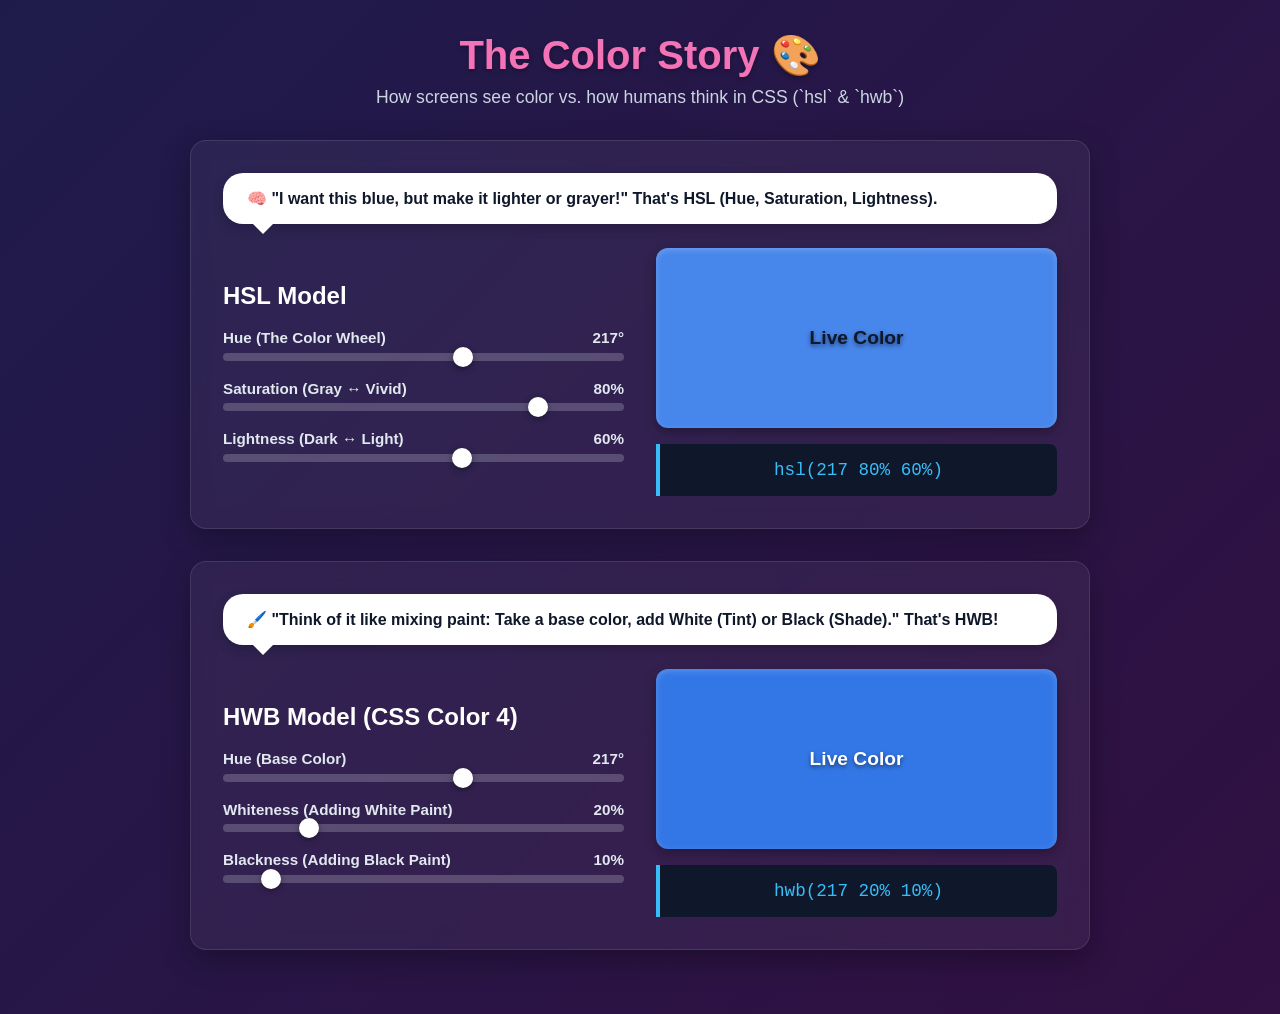
<file: HSL And HWB/Interactive.html>
<!DOCTYPE html>
<html lang="en">
<head>
    <meta charset="UTF-8">
    <meta name="viewport" content="width=device-width, initial-scale=1.0">
    <title>The Color Story: HSL & HWB in CSS</title>
    <style>
        :root {
            --hue: 217;
            --sat: 80%;
            --light: 60%;
            --white: 20%;
            --black: 10%;
        }
        * { box-sizing: border-box; margin: 0; padding: 0; font-family: 'Segoe UI', Tahoma, Geneva, Verdana, sans-serif; }
        body {
            background: linear-gradient(135deg, #1e1b4b, #311042);
            color: #fff;
            padding: 2rem;
            min-height: 100vh;
        }
        .container { max-width: 900px; margin: 0 auto; }
        header { text-align: center; margin-bottom: 2rem; }
        header h1 { font-size: 2.5rem; color: #f472b6; margin-bottom: 0.5rem; text-shadow: 0 2px 4px rgba(0,0,0,0.3); }
        header p { color: #cbd5e1; font-size: 1.1rem; }
        
        .card {
            background: rgba(255, 255, 255, 0.05);
            border: 1px solid rgba(255, 255, 255, 0.1);
            border-radius: 16px;
            padding: 2rem;
            margin-bottom: 2rem;
            backdrop-filter: blur(10px);
            box-shadow: 0 10px 30px rgba(0,0,0,0.3);
        }
        
        .grid-2 { display: grid; grid-template-columns: 1fr 1fr; gap: 2rem; align-items: center; }
        @media (max-width: 768px) { .grid-2 { grid-template-columns: 1fr; } }

        .color-preview {
            height: 180px;
            border-radius: 12px;
            display: flex;
            align-items: center;
            justify-content: center;
            font-weight: bold;
            font-size: 1.2rem;
            text-shadow: 0 2px 4px rgba(0,0,0,0.5);
            box-shadow: inset 0 2px 6px rgba(255,255,255,0.2), 0 4px 12px rgba(0,0,0,0.3);
            transition: background 0.1s ease;
        }

        .controls { display: flex; flex-direction: column; gap: 1.2rem; }
        .control-group { display: flex; flex-direction: column; gap: 0.4rem; }
        .control-group label { display: flex; justify-content: space-between; font-size: 0.95rem; font-weight: 600; color: #e2e8f0; }
        
        input[type="range"] {
            width: 100%;
            height: 8px;
            border-radius: 4px;
            outline: none;
            -webkit-appearance: none;
            background: rgba(255,255,255,0.2);
        }
        input[type="range"]::-webkit-slider-thumb {
            -webkit-appearance: none;
            width: 20px; height: 20px;
            border-radius: 50%;
            background: #fff;
            cursor: pointer;
            box-shadow: 0 2px 6px rgba(0,0,0,0.4);
        }

        .code-box {
            background: #0f172a;
            border-left: 4px solid #38bdf8;
            padding: 1rem;
            border-radius: 0 8px 8px 0;
            font-family: monospace;
            font-size: 1.1rem;
            color: #38bdf8;
            margin-top: 1rem;
            text-align: center;
        }

        .story-bubble {
            background: #fff;
            color: #0f172a;
            padding: 1rem 1.5rem;
            border-radius: 20px;
            position: relative;
            font-weight: bold;
            margin-bottom: 1.5rem;
            box-shadow: 0 4px 12px rgba(0,0,0,0.2);
        }
        .story-bubble::after {
            content: '';
            position: absolute;
            bottom: -10px;
            left: 30px;
            border-width: 10px 10px 0;
            border-style: solid;
            border-color: #fff transparent;
            display: block;
            width: 0;
        }
    </style>
</head>
<body>

<div class="container">
    <header>
        <h1>The Color Story 🎨</h1>
        <p>How screens see color vs. how humans think in CSS (`hsl` & `hwb`)</p>
    </header>

    <!-- HSL Section -->
    <div class="card">
        <div class="story-bubble">🧠 "I want this blue, but make it lighter or grayer!" That's HSL (Hue, Saturation, Lightness).</div>
        <div class="grid-2">
            <div class="controls">
                <h2>HSL Model</h2>
                <div class="control-group">
                    <label><span>Hue (The Color Wheel)</span> <span id="val-h">217°</span></label>
                    <input type="range" id="range-h" min="0" max="360" value="217">
                </div>
                <div class="control-group">
                    <label><span>Saturation (Gray ↔ Vivid)</span> <span id="val-s">80%</span></label>
                    <input type="range" id="range-s" min="0" max="100" value="80">
                </div>
                <div class="control-group">
                    <label><span>Lightness (Dark ↔ Light)</span> <span id="val-l">60%</span></label>
                    <input type="range" id="range-l" min="0" max="100" value="60">
                </div>
            </div>
            <div>
                <div id="preview-hsl" class="color-preview">Live Color</div>
                <div class="code-box" id="code-hsl">hsl(217 80% 60%)</div>
            </div>
        </div>
    </div>

    <!-- HWB Section -->
    <div class="card">
        <div class="story-bubble">🖌️ "Think of it like mixing paint: Take a base color, add White (Tint) or Black (Shade)." That's HWB!</div>
        <div class="grid-2">
            <div class="controls">
                <h2>HWB Model (CSS Color 4)</h2>
                <div class="control-group">
                    <label><span>Hue (Base Color)</span> <span id="val-hw-h">217°</span></label>
                    <input type="range" id="range-hw-h" min="0" max="360" value="217">
                </div>
                <div class="control-group">
                    <label><span>Whiteness (Adding White Paint)</span> <span id="val-w">20%</span></label>
                    <input type="range" id="range-w" min="0" max="100" value="20">
                </div>
                <div class="control-group">
                    <label><span>Blackness (Adding Black Paint)</span> <span id="val-b">10%</span></label>
                    <input type="range" id="range-b" min="0" max="100" value="10">
                </div>
            </div>
            <div>
                <div id="preview-hwb" class="color-preview">Live Color</div>
                <div class="code-box" id="code-hwb">hwb(217 20% 10%)</div>
            </div>
        </div>
    </div>
</div>

<script>
    // HSL Elements
    const hRange = document.getElementById('range-h');
    const sRange = document.getElementById('range-s');
    const lRange = document.getElementById('range-l');
    const previewHsl = document.getElementById('preview-hsl');
    const codeHsl = document.getElementById('code-hsl');
    const valH = document.getElementById('val-h');
    const valS = document.getElementById('val-s');
    const valL = document.getElementById('val-l');

    function updateHsl() {
        const h = hRange.value;
        const s = sRange.value + '%';
        const l = lRange.value + '%';
        
        valH.textContent = h + '°';
        valS.textContent = s;
        valL.textContent = l;

        const colorStr = `hsl(${h} ${s} ${l})`;
        previewHsl.style.background = colorStr;
        codeHsl.textContent = colorStr;
        
        // Adjust text color for contrast
        previewHsl.style.color = lRange.value > 55 ? '#0f172a' : '#fff';
    }

    [hRange, sRange, lRange].forEach(input => input.addEventListener('input', updateHsl));
    updateHsl();

    // HWB Elements
    const hwHRange = document.getElementById('range-hw-h');
    const wRange = document.getElementById('range-w');
    const bRange = document.getElementById('range-b');
    const previewHwb = document.getElementById('preview-hwb');
    const codeHwb = document.getElementById('code-hwb');
    const valHwH = document.getElementById('val-hw-h');
    const valW = document.getElementById('val-w');
    const valB = document.getElementById('val-b');

    function updateHwb() {
        const h = hwHRange.value;
        const w = wRange.value + '%';
        const b = bRange.value + '%';
        
        valHwH.textContent = h + '°';
        valW.textContent = w;
        valB.textContent = b;

        const colorStr = `hwb(${h} ${w} ${b})`;
        previewHwb.style.background = colorStr;
        codeHwb.textContent = colorStr;
        
        previewHwb.style.color = (parseInt(w) + parseInt(b) > 80) ? '#0f172a' : '#fff';
    }

    [hwHRange, wRange, bRange].forEach(input => input.addEventListener('input', updateHwb));
    updateHwb();
</script>

</body>
</html>
</file>
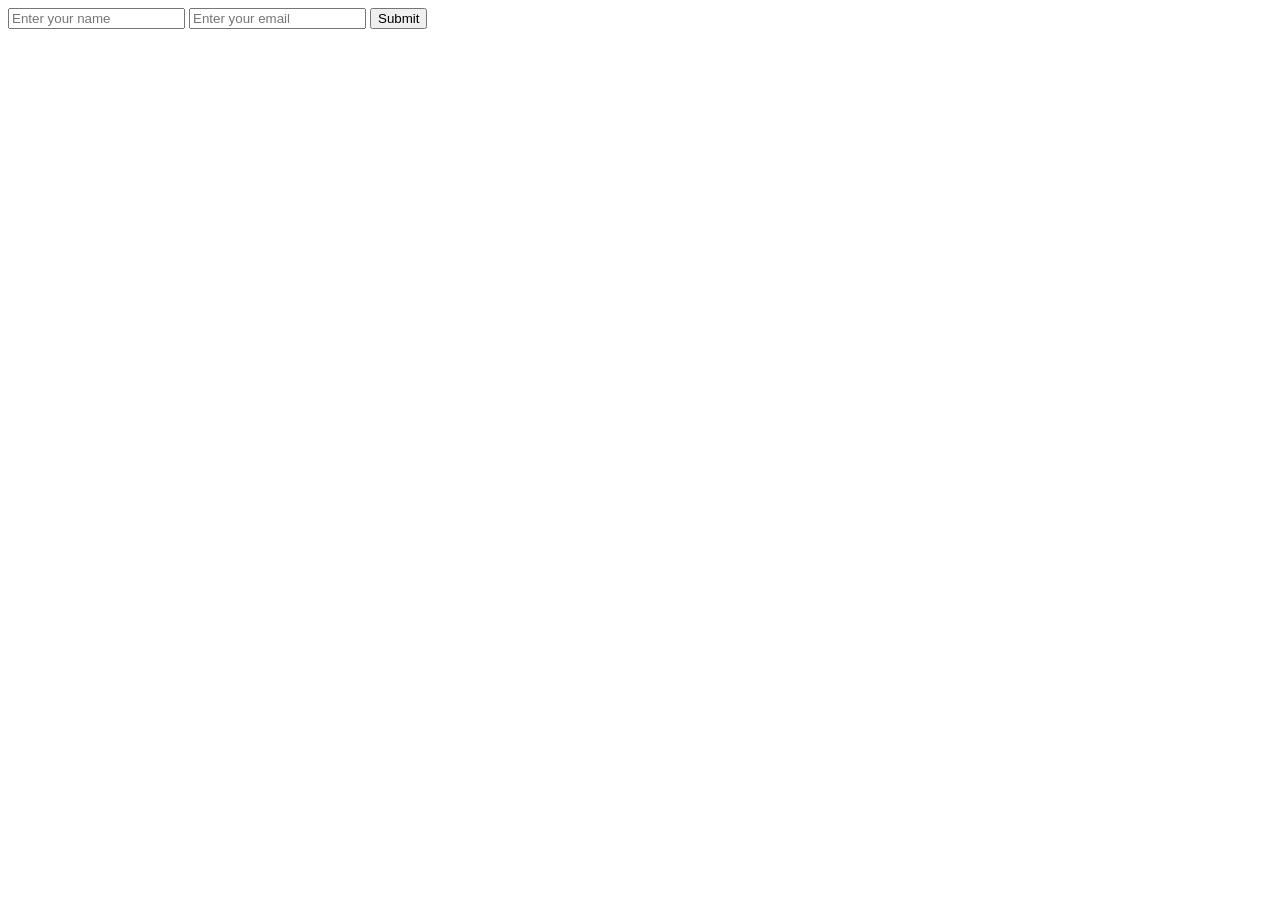
<file: JS/Day2.html>
<!DOCTYPE html>
<html>
<head>
    <title>Test</title>
</head>

<body>
    <form  id="studentform">
      <input type="text" id ="name" placeholder="Enter your name">
      <input type="email" id ="email" placeholder="Enter your email">
      <button type ="submit">Submit</button>
    </form>
    <p id="result"></p>


 
 <script>
    const form = document.getElementById("studentform");
    const result = document.getElementById("result");
    form.addEventListener("submit", function(){
        event.preventDefault();
        console.log("Form submitted!");
        const name = document.getElementById("name").value;
        const email = document.getElementById("email").value;
        result.textContent=`Welcome ${name}! Your email is ${email}`
        form.reset();
    });

   
 </script>
</html>
</file>
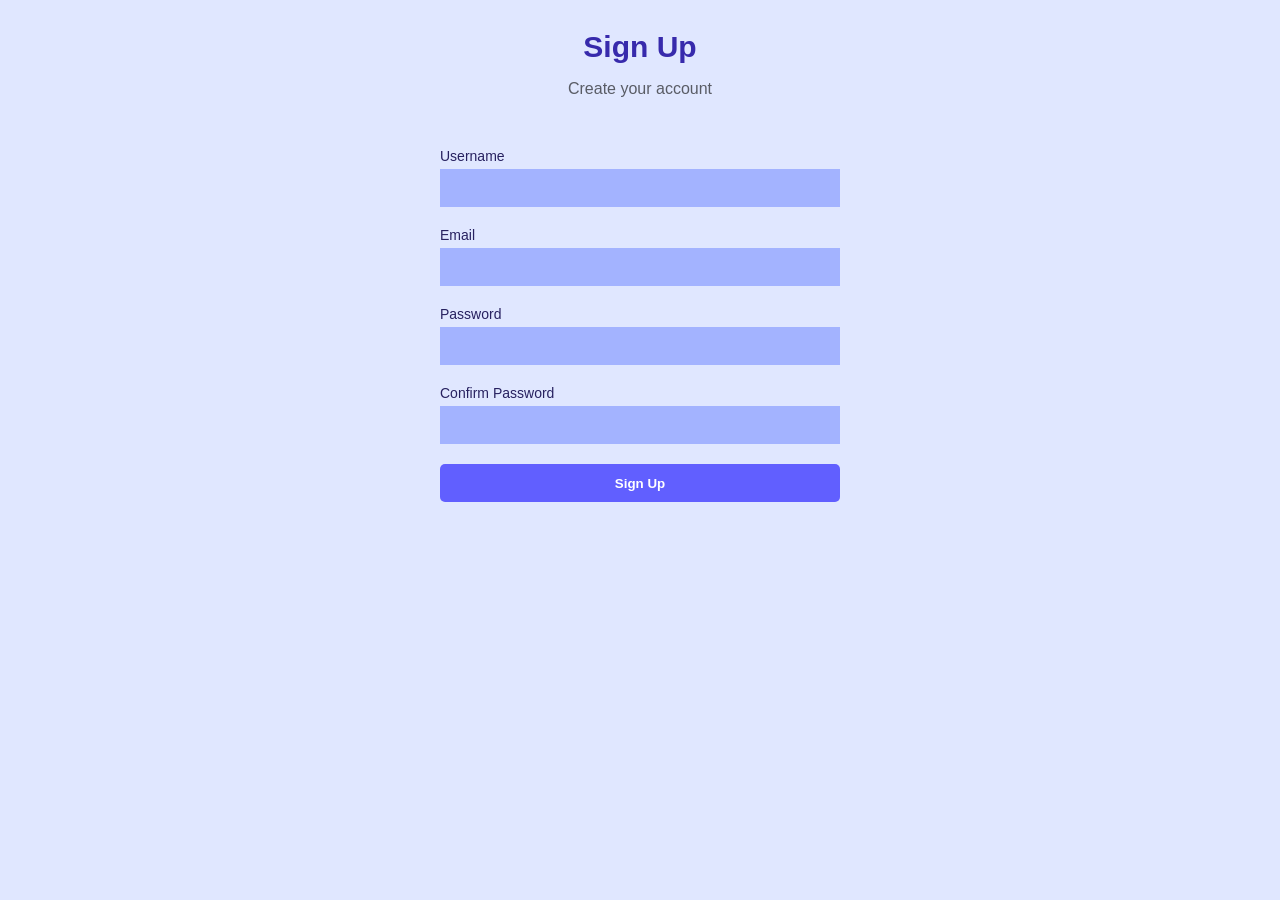
<file: JS/SignUp_Task.html>
<!DOCTYPE html>
<html lang="en">
<head>
    <meta charset="UTF-8">
    <meta name="viewport" content="width=device-width, initial-scale=1.0">
    <title>Sign Up Page</title>

    <style>
        * {
            box-sizing: border-box;
            font-family: Arial, Helvetica, sans-serif;
        }

        body {
            margin: 0;
            background-color: #E0E7FF;
            display: flex;
            justify-content: center;
        }

        .signcontainer {
            width: 400px;
            margin-top: 30px;
        }

        h1 {
            text-align: center;
            font-size: 30px;
            margin: 0 0 10px;
            color:#372AAC;
        }

        p {
            font-size: 16px;
            opacity: 0.6;
            text-align: center;
            margin-bottom: 50px;
        }

        form {
            display: flex;
            flex-direction: column;
        }

        label {
            font-size: 14px;
            margin-bottom: 5px;
            color:#272160;
        }

        input {
            height: 38px;
            margin-bottom: 20px;
            width: 400px;
            padding: 8px;
            background-color: #A3B3FF;
            border: none;
        }

        button {
            height: 38px;
            color: white;
            background-color: #615FFF;
            border-radius: 5px;
            border: none;
            font-weight: bold;
            cursor: pointer;
        }

        #result {
            margin-top: 30px;
            text-align: left;
            opacity: 1;
        }
    </style>
</head>

<body>

    <div class="signcontainer">

        <h1>Sign Up</h1>
        <p>Create your account</p>

        <form id="form">

            <label for="username">Username</label>
            <input type="text" id="username">

            <label for="email">Email</label>
            <input type="email" id="email">

            <label for="password">Password</label>
            <input type="password" id="password">

            <label for="confirm-password">Confirm Password</label>
            <input type="password" id="confirm-password">

            <button type="submit">Sign Up</button>

        </form>

        <div id="result"></div>

    </div>


    <script>

        const form = document.getElementById("form");

        const username = document.getElementById("username");
        const email = document.getElementById("email");
        const password = document.getElementById("password");
        const confirmPassword = document.getElementById("confirm-password");

        const result = document.getElementById("result");


        form.addEventListener("submit", function(event) {

            event.preventDefault();

            if (
                username.value === "" ||
                email.value === "" ||
                password.value === "" ||
                confirmPassword.value === ""
            ) {
                result.innerHTML = "Please fill in all fields.";
                return;
            }

            if (password.value !== confirmPassword.value) {
                result.innerHTML = "Passwords do not match.";
                return;
            }

            result.innerHTML = `
                <h3>Account Created!</h3>
                <p>Username: ${username.value}</p>
                <p>Email: ${email.value}</p>
                <p>Password: ${password.value}</p>
            `;

            form.reset();

        });

    </script>

</body>
</html>
</file>
